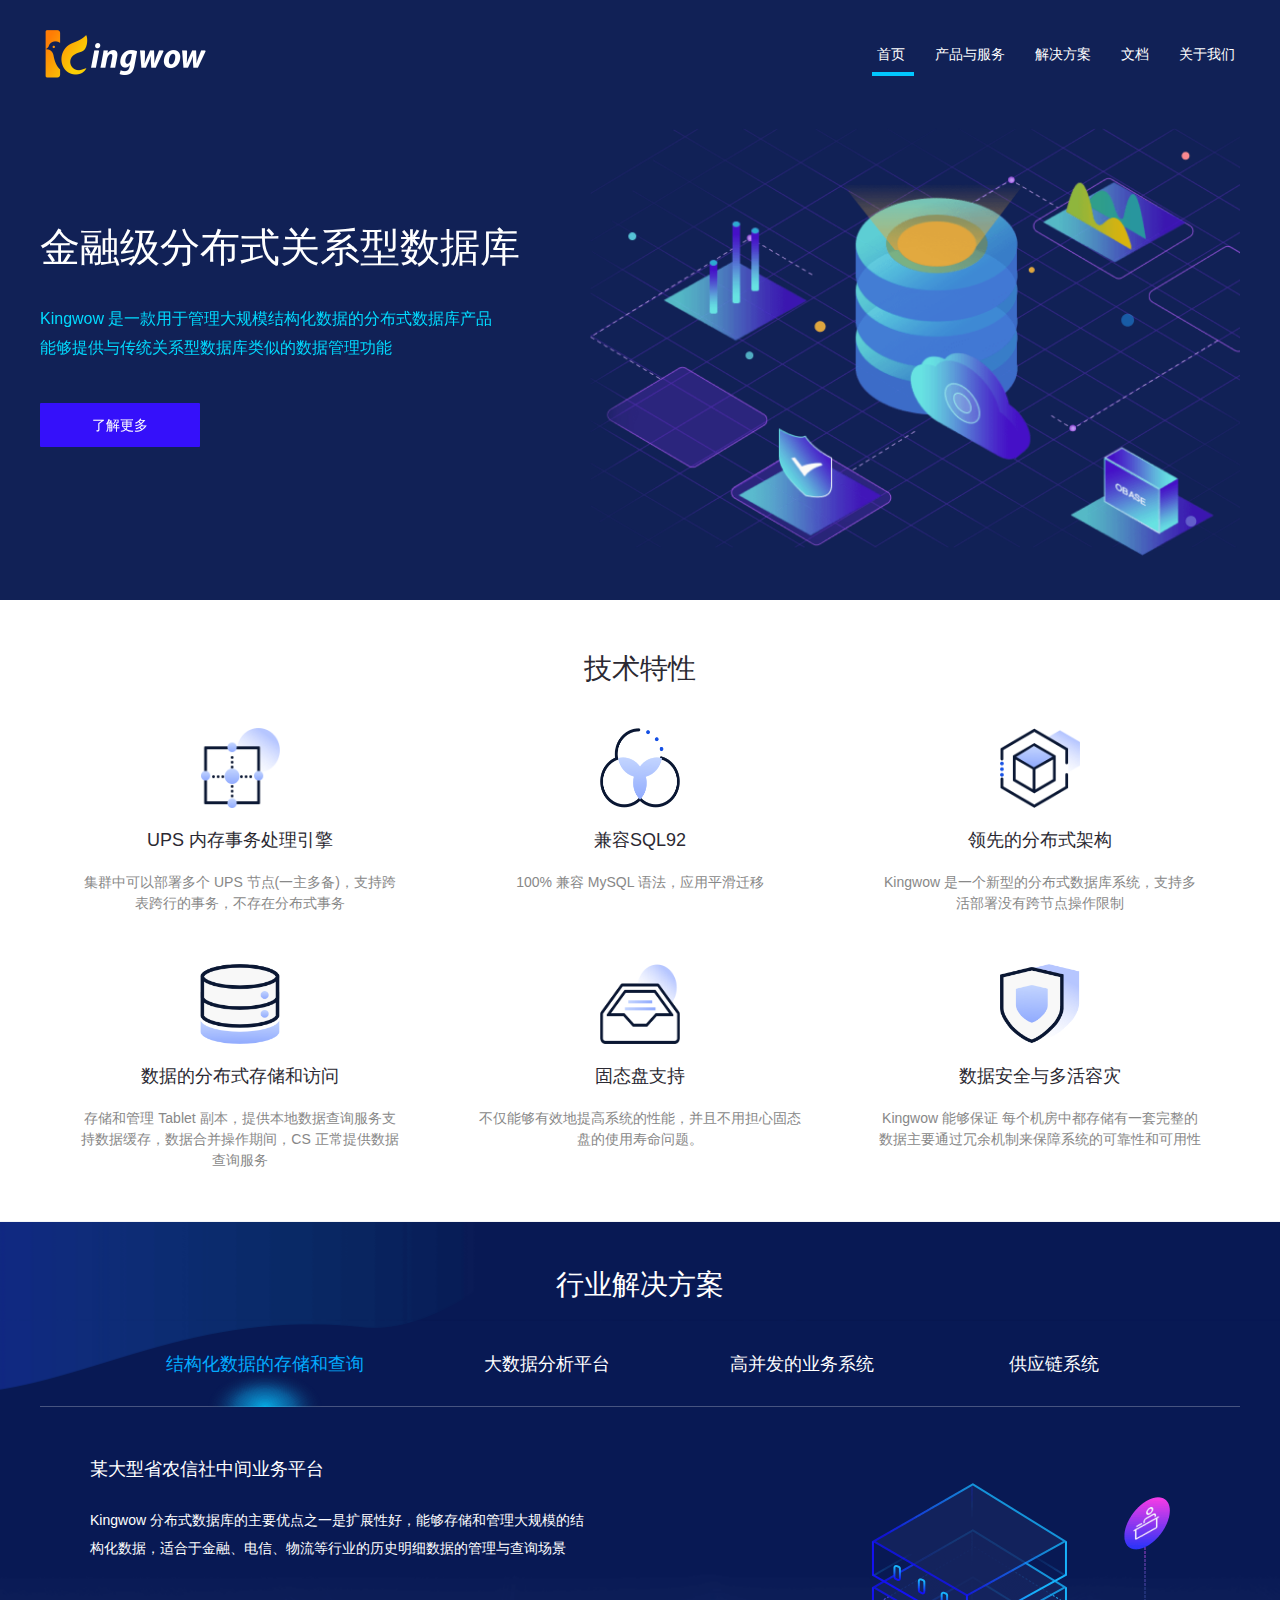
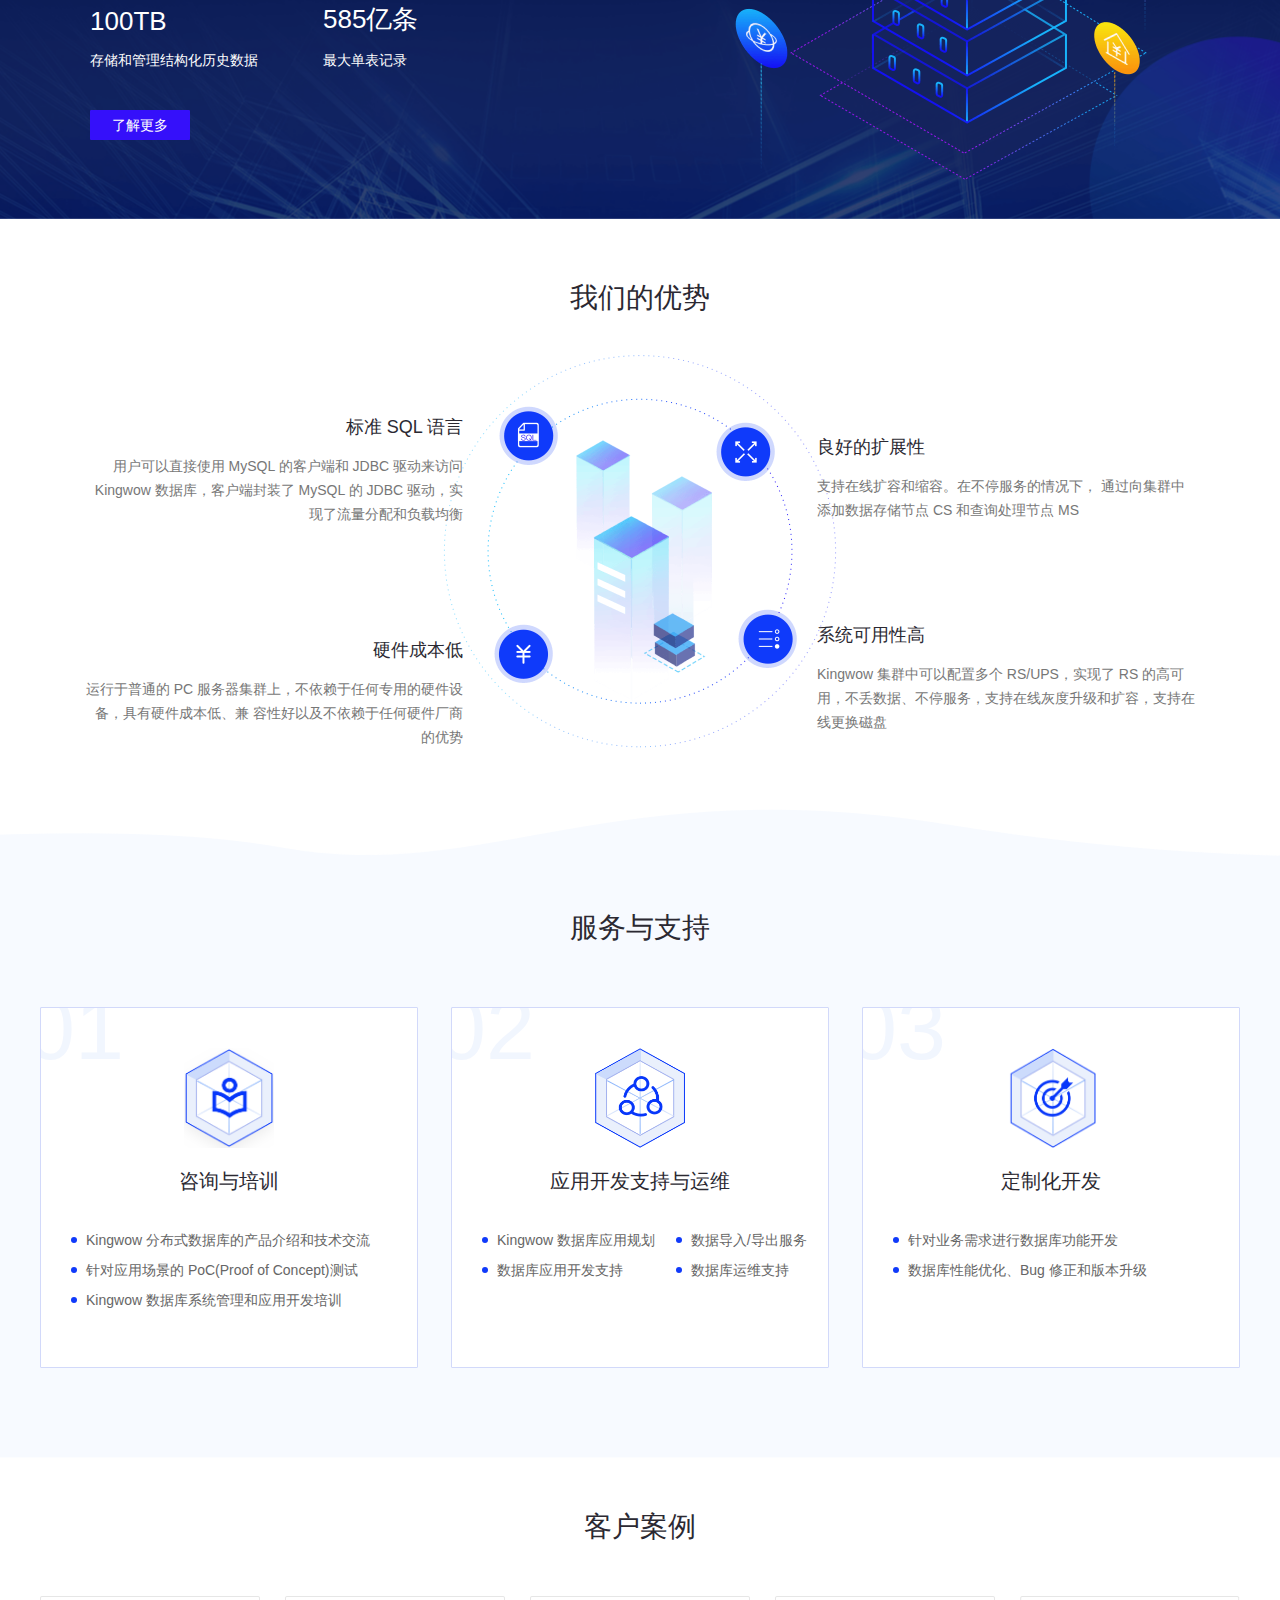
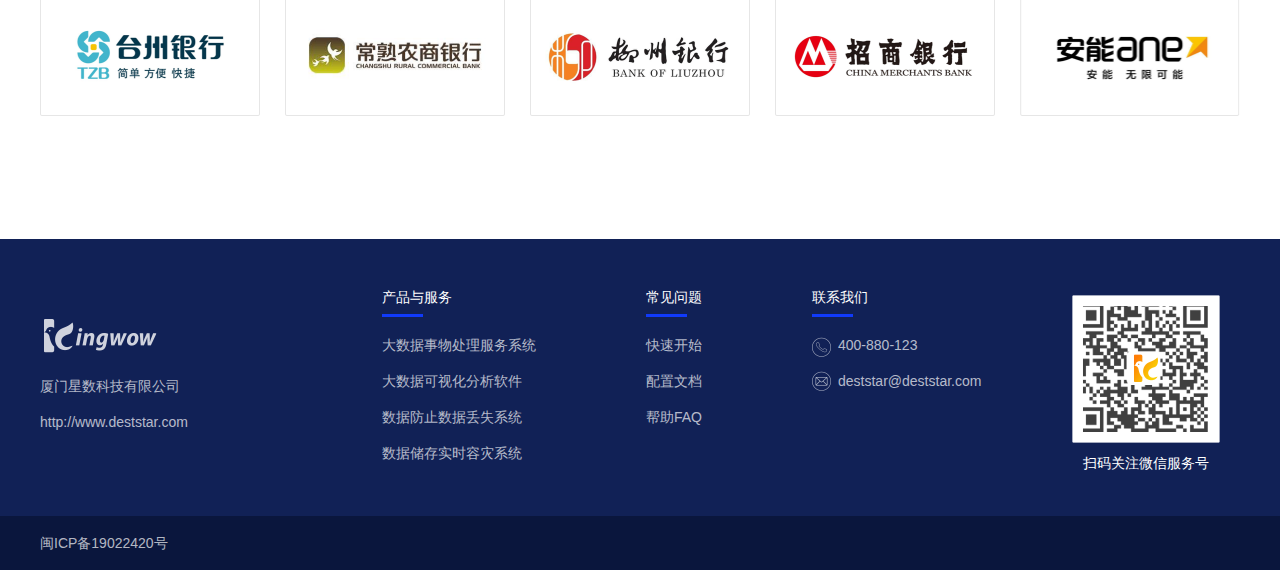
<file: kingwow/index.html>
<!doctype html><html lang="en"><head><meta charset="utf-8"/><link rel="shortcut icon" href="./favicon.ico"/><meta name="viewport" content="width=device-width,initial-scale=1"/><meta http-equiv="X-UA-Compatible" content="IE=edge"><title>上海丛云信息科技有限公司</title><link href="./static/css/main.1934cdbf.chunk.css" rel="stylesheet"></head><body><noscript>You need to enable JavaScript to run this app.</noscript><div id="root"></div><script>!function(f){function e(e){for(var r,t,n=e[0],o=e[1],u=e[2],i=0,l=[];i<n.length;i++)t=n[i],Object.prototype.hasOwnProperty.call(p,t)&&p[t]&&l.push(p[t][0]),p[t]=0;for(r in o)Object.prototype.hasOwnProperty.call(o,r)&&(f[r]=o[r]);for(s&&s(e);l.length;)l.shift()();return c.push.apply(c,u||[]),a()}function a(){for(var e,r=0;r<c.length;r++){for(var t=c[r],n=!0,o=1;o<t.length;o++){var u=t[o];0!==p[u]&&(n=!1)}n&&(c.splice(r--,1),e=i(i.s=t[0]))}return e}var t={},p={1:0},c=[];function i(e){if(t[e])return t[e].exports;var r=t[e]={i:e,l:!1,exports:{}};return f[e].call(r.exports,r,r.exports,i),r.l=!0,r.exports}i.m=f,i.c=t,i.d=function(e,r,t){i.o(e,r)||Object.defineProperty(e,r,{enumerable:!0,get:t})},i.r=function(e){"undefined"!=typeof Symbol&&Symbol.toStringTag&&Object.defineProperty(e,Symbol.toStringTag,{value:"Module"}),Object.defineProperty(e,"__esModule",{value:!0})},i.t=function(r,e){if(1&e&&(r=i(r)),8&e)return r;if(4&e&&"object"==typeof r&&r&&r.__esModule)return r;var t=Object.create(null);if(i.r(t),Object.defineProperty(t,"default",{enumerable:!0,value:r}),2&e&&"string"!=typeof r)for(var n in r)i.d(t,n,function(e){return r[e]}.bind(null,n));return t},i.n=function(e){var r=e&&e.__esModule?function(){return e.default}:function(){return e};return i.d(r,"a",r),r},i.o=function(e,r){return Object.prototype.hasOwnProperty.call(e,r)},i.p="./";var r=window.webpackJsonpkingwow=window.webpackJsonpkingwow||[],n=r.push.bind(r);r.push=e,r=r.slice();for(var o=0;o<r.length;o++)e(r[o]);var s=n;a()}([])</script><script src="./static/js/2.6204adba.chunk.js"></script><script src="./static/js/main.fe3e3fe1.chunk.js"></script></body></html>
</file>
<file: kingwow/static/css/main.1934cdbf.chunk.css>
.header{position:absolute;left:0;right:0;z-index:2;padding:30px 0 22px}.header .container{overflow:hidden}.header .container .logo{float:left;width:170px;height:48px;background-color:#ccc;background:url(../../static/media/logo.3e39feca.png) no-repeat 50%/contain;color:rgba(0,0,0,0);cursor:pointer}.header .container .nav{float:right;font-size:0}.header .container .nav .nav-item{display:inline-block;position:relative}.header .container .nav .nav-item:not(:first-child){margin-left:20px}.header .container .nav .nav-item .link{font-size:14px;line-height:48px;padding:0 5px;color:#fff}.header .container .nav .nav-item .link.active:after{content:"";position:absolute;width:42px;left:0;right:0;margin:auto;bottom:2px;border-bottom:4px solid #01c7fe}.footer .footer-top{height:277px;background:#112156}.footer .footer-top .container{padding-top:50px;height:227px}.footer .footer-top .container .opa-7{line-height:36px}.footer .footer-top .container .ft-left{display:inline-block;vertical-align:top;width:342px;margin-top:30px}.footer .footer-top .container .ft-left .logo-btm{display:block;width:120px;height:34px;margin-bottom:15px;background:url([data-uri]) no-repeat 50%/contain}.footer .footer-top .container .ft-center{width:690px;display:inline-block;vertical-align:top}.footer .footer-top .container .ft-center .cen-item{display:inline-block;vertical-align:top;margin-right:110px}.footer .footer-top .container .ft-center .cen-item:last-child{margin-right:0}.footer .footer-top .container .ft-center .cen-item .title{color:#fff;margin-bottom:20px;position:relative}.footer .footer-top .container .ft-center .cen-item .title:after{content:"";position:absolute;width:41px;left:0;bottom:-10px;border-bottom:3px solid #103afa}.footer .footer-top .container .ft-center .cen-item .nav .icon-tel{pointer-events:none;margin-left:26px;position:relative}.footer .footer-top .container .ft-center .cen-item .nav .icon-tel:after{position:absolute;content:"";width:20px;height:20px;left:-26px;top:0;background:url([data-uri]) no-repeat 50%/contain}.footer .footer-top .container .ft-center .cen-item .nav .icon-email{pointer-events:none;margin-left:26px;position:relative}.footer .footer-top .container .ft-center .cen-item .nav .icon-email:after{position:absolute;content:"";width:20px;height:20px;left:-26px;top:-2px;background:url([data-uri]) no-repeat 50%/contain}.footer .footer-top .container .ft-right{display:inline-block;vertical-align:top;width:148px;margin:6px 20px 0 0;background:url(../../static/media/footer-weixin.afaa3bbf.png) no-repeat top/contain}.footer .footer-top .container .ft-right .weixin{margin-top:160px;color:#fff;text-align:center}.footer .footer-btm{height:54px;line-height:54px;background:#0a163d}.carousel-wrapper{position:relative;background-color:#112156}.carousel-wrapper .carousel{width:1200px;margin:0 auto}.carousel-wrapper .carousel .item{height:500px}.carousel-wrapper .carousel .item .container{position:relative;height:100%}.carousel-wrapper .carousel .item .container .info{position:absolute;top:120px;color:#fff}.carousel-wrapper .carousel .item .container .info .title{font-size:40px;margin-bottom:30px}.carousel-wrapper .carousel .item .container .info .descr{font-size:16px;color:#02dafe;line-height:1.8}.carousel-wrapper .carousel .item .container .info .more{display:inline-block;color:#fff;text-align:center;margin-top:40px;width:160px;line-height:44px;background:#3510fa;border-radius:1px;cursor:pointer}.carousel-wrapper .carousel .item .container .banner-img{position:absolute;left:calc(50% - 50px);bottom:44px}.carousel-wrapper .carousel .item .container .banner-img img{height:428px;width:730px}.carousel-wrapper .indicator.items{position:absolute;left:50%;bottom:40px;margin-left:-70px;width:140px;height:4px;font-size:0}.carousel-wrapper .indicator.items .item{display:inline-block;width:40px;height:100%;background-color:hsla(0,0%,100%,.3)}.carousel-wrapper .indicator.items .item.active{background-color:#fff}.carousel-wrapper .indicator.items .item:not(:last-child){margin-right:10px}.home .technology{padding:50px 0;background-color:#fff}.home .technology .sub-title{margin-bottom:40px}.home .technology .content.items{width:100%;text-align:center}.home .technology .content.items .item{display:inline-block;vertical-align:top;width:324px;text-align:center;margin-right:76px}.home .technology .content.items .item:nth-child(3n){margin-right:0}.home .technology .content.items .item:not(:nth-child(n+4)){margin-bottom:50px}.home .technology .content.items .item .icon{height:80px;width:80px;margin:0 auto}.home .technology .content.items .item .title{color:#2b2932;font-size:18px;margin:20px 0}.home .technology .content.items .item .descr{color:#888;font-size:14px;line-height:1.5}.home .solution{height:598px;padding-top:45px;color:#fff;background:url(../../static/media/solution-bg.fdcb31a7.png) no-repeat 50%;background-size:cover}.home .solution .container{height:100%}.home .solution .sub-title{color:#fff}.home .solution .navs{font-size:0;height:78px;padding:20px 50px 0;text-align:center;border-bottom:1px solid hsla(0,0%,100%,.26)}.home .solution .navs .nav{display:inline-block;margin:0 60px;min-width:120px;font-size:18px;line-height:30px;padding-bottom:28px;cursor:pointer}.home .solution .navs .nav.active{background:url([data-uri]) no-repeat;background-position:bottom;background-size:114px 36px;color:#03abff;font-family:PingFangSC-Regular}.home .solution .content{height:calc(100% - 130px);padding:50px}.home .solution .nav1-content{position:relative;height:100%}.home .solution .nav1-content .info{width:500px}.home .solution .nav1-content .info .title{font-size:18px;margin-bottom:25px}.home .solution .nav1-content .info .descr{font-size:14px;line-height:28px;margin-bottom:40px}.home .solution .nav1-content .info .data{font-size:0}.home .solution .nav1-content .info .data .data-item{display:inline-block}.home .solution .nav1-content .info .data .data-item:first-child{margin-right:65px}.home .solution .nav1-content .info .data .data-item .num{font-size:26px;margin-bottom:15px}.home .solution .nav1-content .info .data .data-item .txt{font-size:14px}.home .solution .nav1-content .info .more{display:inline-block;color:#fff;text-align:center;margin-top:40px;width:100px;font-size:14px;line-height:30px;background:#3510fa;border-radius:1px;cursor:pointer}.home .solution .nav1-content .img{position:absolute;right:20px;bottom:0;width:435px;height:297px}.home .solution .nav1-content .img img{width:100%;height:100%}.home .advantage{height:590px}.home .advantage .container{position:relative;height:100%;padding:60px 0;overflow:hidden}.home .advantage .container .content{position:absolute;left:50%;bottom:60px;width:394px;height:394px;margin-left:-197px;background:url(../../static/media/advantage-bg.2076ec9b.png) no-repeat;background-size:contain}.home .advantage .container .content .item{width:380px}.home .advantage .container .content .item .title{font-size:18px;color:#2b2932;margin-bottom:15px}.home .advantage .container .content .item .descr{font-size:14px;line-height:24px;color:#777}.home .advantage .container .content .item.tl{position:absolute;text-align:right;top:60px;left:-360px}.home .advantage .container .content .item.tr{position:absolute;text-align:left;top:80px;right:-360px}.home .advantage .container .content .item.br{position:absolute;text-align:left;bottom:15px;right:-360px}.home .advantage .container .content .item.bl{position:absolute;text-align:right;bottom:0;left:-360px}.home .support{height:649px;padding:100px 0;background:url(../../static/media/support-bg.2607d8a4.png) no-repeat 50%;background-size:cover}.home .support .container{height:100%}.home .support .container .sub-title{margin-bottom:60px}.home .support .content.items{height:calc(100% - 88px)}.home .support .content.items .item{display:inline-block;overflow:hidden;position:relative;padding:40px 15px 0;width:378px;height:100%;border:1px solid #d2d9fa;border-radius:1px;background-color:#fff;background-repeat:no-repeat;background-size:75px 80px}.home .support .content.items .item+.item{margin-left:33px}.home .support .content.items .item .index{position:absolute;font-size:88px;color:#cfdffc;opacity:.28;left:-15px;top:-30px}.home .support .content.items .item img{margin:0 auto;height:100px;width:90px}.home .support .content.items .item .title{margin-top:20px;margin-bottom:30px;text-align:center;font-size:20px;color:#2b2932}.home .support .content.items .item .list{height:90px}.home .support .content.items .item .list.extra .list-item:nth-child(odd){display:inline-block;width:56%}.home .support .content.items .item .list.extra .list-item:nth-child(2n){display:inline-block;width:44%}.home .support .content.items .item .list-item{font-size:14px;line-height:30px;padding-left:30px;color:#666}.home .support .content.items .item .list-item:before{content:"";position:absolute;margin-left:-15px;margin-top:12px;width:6px;height:6px;border-radius:50%;background-color:#103afa}.home .support .content.items .item .more{margin-top:20px;text-align:right;color:#103afa}.home .support .content.items .item .more .link{font-size:14px;line-height:20px;cursor:pointer;padding-right:20px}.home .support .content.items .item .more .link:after{content:"";position:absolute;border:4px solid rgba(0,0,0,0);border-left-color:#103afa;margin-left:5px;margin-top:6px}.home .cooperation{padding:50px 0;background-color:#fff}.home .cooperation .teamworks{width:1200px;margin:50px 0 70px;text-align:center}.home .cooperation .teamworks img{display:inline-block;width:220px;height:120px}.home .cooperation .teamworks img+img{margin-left:25px}.home{padding-top:100px}.home .sub-title{font-size:28px;color:#2b2932;text-align:center;margin-bottom:25px}.component-card{padding-top:50px;padding-bottom:45px}.component-card .title{text-align:center;font-size:28px;margin-bottom:25px;color:#2b2932}.component-card .content{font-size:0;padding:0 20px;overflow:hidden}.component-card .content .item{width:50%}.component-card .content .descr{width:500px;font-size:14px;line-height:30px;color:#2b2932;margin-top:60px}.component-card .content.ltr .descr-item{float:left}.component-card .content.ltr .img-item{float:right}.component-card .content.ltr .img-item img{margin-left:auto}.component-card .content.rtl .descr-item{float:right}.component-card .content.rtl .img-item{float:left}.component-card .content.rtl .img-item img{margin-right:auto}.support-card{width:380px;height:200px;padding:35px;color:#fff;text-align:center}.support-card img{margin:0 auto 15px;height:60px;width:60px}.support-card .title{font-size:18px;line-height:20px;margin-bottom:10px}.support-card .descr{font-size:14px;line-height:20px}.production .banner{height:480px;padding-top:160px;color:#fff;font-size:30px;text-align:center;background:url(../../static/media/banner-1.9652bee0.png) no-repeat bottom/1099px 199px,#061c4a url(../../static/media/banner-bg.1e52d746.png) no-repeat bottom/cover}.production .history-data,.production .support{background-color:#f7faff}.production .support .container{padding:60px 0}.production .support .container>.title{text-align:center;font-size:28px;margin-bottom:25px;color:#2b2932}.production .support .container .content.items .support-card{display:inline-block;vertical-align:top;margin-right:20px}.production .support .container .content.items .support-card :nth-child(3n){margin-right:0}.production .support .container .content.items:after{content:"";width:32%;display:block;height:0}.production .support .container .content.items>div:not(:nth-child(n+4)){margin-bottom:20px}.block-introduce{margin:40px auto 55px}.block-introduce .container .half-img{display:inline-block;vertical-align:top}.block-introduce .container .half-img .block-box{width:580px;height:175px}.block-introduce .container .quater-bg{display:inline-block;vertical-align:top}.block-introduce .container .quater-bg .block-box{width:280px;height:175px}.block-introduce .container .block-box{margin:10px;height:130px;color:#fff;padding:35px 22px 10px;word-wrap:break-word}.block-introduce .container .block-box .title{line-height:48px;font-size:18px}.block-introduce .container .block-box .content{line-height:20px}.example{text-align:center;background:#f7faff;height:838px;padding:48px 0 50px}.example .exp-title{font-size:30px;margin-bottom:38px}.example .exp-cell{display:inline-block;width:166px;border-bottom:4px solid rgba(0,0,0,0);margin:0 32px}.example .exp-cell:hover{cursor:pointer}.example .exp-cell.active{border-bottom-color:#103afa}.example .exp-cell .icon-cell{display:block;width:61px;height:61px;margin:auto;background-color:#ccc}.example .exp-cell .title{font-size:16px;line-height:22px;margin-bottom:27px}.example .container{height:570px;background-color:#fff;box-shadow:0 4px 10px 0 rgba(5,40,80,.06);text-align:left;padding:26px}.example .container .exp-img{display:inline-block;width:702px;height:518px;margin-right:40px}.example .container .exp-content{display:inline-block;width:390px;height:518px;vertical-align:top}.example .container .exp-content .title-cont .title{font-size:16px;color:#2b2932;margin:22px 0 29px}.example .container .exp-content .title-cont .content{color:#888;line-height:20px;margin-bottom:17px}.example .container .exp-content .point-cont{margin-top:22px}.example .container .exp-content .point-cont .content{line-height:34px;color:#2b2932;margin-left:30px;position:relative}.example .container .exp-content .point-cont .content:after{content:"";position:absolute;width:14px;height:14px;background-color:#ccc;left:-30px;top:10px;background-image:-webkit-linear-gradient(318deg,#fff 5%,#acbdf0);background-image:linear-gradient(132deg,#fff 5%,#acbdf0);border-radius:50%}.solution .banner{height:485px;background:url(../../static/media/banner-solution.862fa3f6.png) no-repeat bottom;background-size:cover}.solution .banner .container{padding-top:200px}.solution .banner .container .bnr-title{font-size:42px;margin-bottom:42px;color:#fff;text-align:center}.solution .banner .container .bnr-cont{font-size:16px;color:#01c7fe;text-align:center}.solution .connect-now{background:url(../../static/media/connect.177b5bc7.png) no-repeat 50%;background-size:cover;height:127px}.solution .connect-now .ad{width:900px;height:127px;line-height:127px;margin:auto}.solution .connect-now .ad p{display:inline-block;font-size:20px;color:#fff;margin-right:160px}.solution .connect-now .ad button{width:122px;height:38px;background-color:#fa0;border:0;border-radius:2px}.document{padding-top:100px;background:-webkit-gradient(linear,left top,right top,color-stop(50%,#f5f5f5),color-stop(50%,#fff));background:-webkit-linear-gradient(left,#f5f5f5 50%,#fff 0);background:linear-gradient(90deg,#f5f5f5 50%,#fff 0)}.document .container{color:#333}.document .container .side{display:inline-block;vertical-align:top;width:230px;min-height:500px;padding:50px 30px 50px 10px}.document .container .side .title{font-size:20px}.document .container .side .navs{margin-top:20px}.document .container .side .navs .nav{line-height:45px;font-size:14px;border-bottom:1px dashed #dad7d7;cursor:pointer}.document .container .side .navs .nav.active{color:#01c7fe}.document .container .main{display:inline-block;width:calc(100% - 230px);min-height:500px;background-color:#fff}.document .container .main .inner{width:100%;height:100%;padding:30px}.document .container .main .title{font-size:24px;margin-bottom:30px;font-weight:700}.document .container .main .content .pdf-item{line-height:24px;margin-bottom:10px}.document .container .main .content .pdf-item .icon{vertical-align:top;display:inline-block;width:24px;height:24px;margin-right:10px;background:url([data-uri]) no-repeat 50%/contain}.document .container .main .content .pdf-item .link{vertical-align:top;color:#01c7fe}.document .container .main .content .pdf-item .link:hover{text-decoration:underline}.document .container .main .content img{width:80%;margin:0 auto}.document .container .main .content img.tal{margin:initial}.document .container .main .content h2{white-space:pre-wrap;font-size:20px;font-weight:700;margin-top:25px;margin-bottom:15px}.document .container .main .content h3{white-space:pre-wrap;font-size:16px;font-weight:700;margin-top:20px;margin-bottom:15px}.document .container .main .content h4{white-space:pre-wrap;font-size:14px;font-weight:700;margin-top:10px;margin-bottom:10px}.document .container .main .content p{white-space:pre-wrap;font-size:14px;line-height:28px}.document .container .main .content blockquote{font-weight:700}.document .container .main .content .img-descr{text-align:center;font-size:12px;margin:1em 0}.document .container .main .content ol,.document .container .main .content ul{list-style:disc outside none;list-style:initial}.document .container .main .content ol li,.document .container .main .content ul li{margin:1em 1.25em;line-height:1.5em}.document .container .main .content ol li img,.document .container .main .content ul li img{margin:initial}.document .container .main .content code,.document .container .main .content pre{color:#000;background:none;text-shadow:0 1px #fff;font-family:Consolas,Monaco,Andale Mono,Ubuntu Mono,monospace;font-size:1em;text-align:left;word-break:break-all;word-spacing:normal;word-wrap:break-word;white-space:pre-wrap;line-height:1.5;-moz-tab-size:4;tab-size:4;-webkit-hyphens:none;-ms-hyphens:none;hyphens:none}.document .container .main .content pre{padding:1.5em 3em 1.5em 1em;margin:.5em 0;overflow:auto;border:1px solid #ddd;border-radius:4px;background:#f7f7f7}.about-us .banner{height:485px;background:url(../../static/media/about-banner.4a1709a3.png) no-repeat bottom/cover}.about-us .banner .container{position:relative;padding:0 60px 0 20px;height:100%}.about-us .banner .container .banner-left{padding-top:170px}.about-us .banner .container .banner-left .bnr-title{width:432px;font-size:36px;margin-bottom:36px;line-height:50px;color:#fff}.about-us .banner .container .banner-left .bnr-cont{color:#fff}.about-us .banner .container .banner-right{position:absolute;bottom:0;right:30px;width:320px;height:100%;background:url(../../static/media/banner-right.3623c71b.png) no-repeat bottom/contain}.about-us .comp-msg{text-align:center}.about-us .comp-msg .title{font-size:30px;color:#2b2932;margin:52px auto 28px}.about-us .comp-msg .content{width:920px;color:#666;font-size:16px;line-height:32px;margin:auto;text-align:left}.about-us .comp-msg .comp-boxes{margin:40px auto 50px}.about-us .comp-msg .comp-boxes .compmsg-box{display:inline-block;width:140px;height:120px;background-color:#ccc}.about-us .comp-msg .comp-boxes .compmsg-box+.compmsg-box{margin-left:213px}.about-us .comp-msg .comp-boxes .compmsg-box .nums{font-size:56px;color:#103afa;line-height:68px;position:relative}.about-us .comp-msg .comp-boxes .compmsg-box .nums .words-top{display:inline-block;font-size:28px;line-height:44px;vertical-align:top}.about-us .comp-msg .comp-boxes .compmsg-box .nums .words-btm{display:inline-block;font-size:22px}.about-us .comp-msg .comp-boxes .compmsg-box .msg-title{font-size:16px}.about-us .ceremony{margin-bottom:70px}.about-us .ceremony .img{float:left;position:relative;width:603px;height:353px;background:url(../../static/media/news.4dd664b0.png) no-repeat 50%/cover}.about-us .ceremony .img .time{position:absolute;top:46px;right:-76px;width:106px;padding:10px 0;background-color:#103afa;color:#fff;text-align:center;line-height:1.2em;font-size:18px;font-family:PingFangSC-Medium;font-weight:700}.about-us .ceremony .img .time .year{font-size:12px}.about-us .ceremony .content{overflow:hidden;padding-left:50px;padding-top:140px;color:#333}.about-us .ceremony .content .title{font-size:20px;margin-bottom:15px}.about-us .ceremony .content .msg{font-size:14px;color:#444;line-height:24px;margin-bottom:50px}.about-us .ceremony .content .sign{text-align:right;line-height:24px}.about-us .ceremony .content .sign:before{content:"";position:absolute;margin-left:-68px;margin-top:12px;width:58px;height:1px;background-color:#d8d8d8}.about-us .history{height:480px;overflow:hidden;background:#f7faff url(../../static/media/hisbg.1feb5ddb.png) no-repeat 50%;background-size:contain;text-align:center}.about-us .history .title{font-size:30px;color:#2b2932;margin:70px auto 38px}.about-us .history .content{width:920px;color:#666;line-height:24px;margin:0 auto 62px}.about-us .history .his-boxes .icon-point{display:inline-block;vertical-align:top;width:24px;height:24px;background:url([data-uri]) no-repeat 50%;background-size:contain;position:relative;margin-bottom:20px}.about-us .history .his-boxes .his-box{display:inline-block;width:215px;height:90px;margin-right:12px;text-align:left}.about-us .history .his-boxes .his-box .icon-point.active{background:url([data-uri]) no-repeat 50%}.about-us .history .his-boxes .his-box .icon-point:after{content:"";position:absolute;width:180px;height:2px;background-color:#bcc8fc;top:11px;right:-190px}.about-us .history .his-boxes .his-box .word-year{font-size:16px;color:#103afa;line-height:26px}.about-us .history .his-boxes .his-box .word-content{color:#666}.about-us .certificate .title{font-size:30px;color:#2b2932;margin:60px auto 32px;text-align:center}.about-us .certificate .cert-box{display:inline-block;width:342px;height:333px;border-radius:2px;margin:28px 28px 88px;padding-top:161px;vertical-align:top}.about-us .certificate .cert-box .cert-main{height:100%;background:#f7faff;border:2px solid #e8eff9;border-top:0;padding:24px 30px 20px}.about-us .certificate .cert-box .cert-main .cert-title{font-size:14px;line-height:34px;color:#000}.about-us .certificate .cert-box .cert-main .cert-content{font-size:12px;line-height:20px;color:#666}.about-us .location-tel{position:relative;height:373px;background:url(../../static/media/address.31c60649.png) no-repeat 50%;background-size:cover;margin-bottom:4px}.about-us .location-tel .marker{position:absolute;right:50%;bottom:50%;padding:20px 40px;background:#fff;box-shadow:2px 4px 12px 0 rgba(51,51,51,.08);border-radius:4px;line-height:30px}.about-us .location-tel .marker .name{font-size:16px;font-weight:700}.about-us .location-tel .marker .address{font-size:14px}.about-us .location-tel .container{overflow:hidden;padding-left:15px}.about-us .location-tel .container .loc-title{font-size:30px;color:#2b2932;margin:54px 0 30px}.about-us .location-tel .container .line-center{display:inline-block;width:1px;height:115px;background-color:#d8d8d8;margin-right:70px}.about-us .location-tel .container .tel-address .loc-box{display:inline-block;vertical-align:top;width:260px}.about-us .location-tel .container .tel-address .tel-num{font-family:Avenir-BookOblique;font-size:30px;color:#333;-webkit-transform:skew(-15deg);-ms-transform:skew(-15deg);transform:skew(-15deg);line-height:40px}.about-us .location-tel .container .tel-address .word-333{font-size:16px;color:#333;line-height:22px;margin-top:28px;margin-bottom:8px}.about-us .location-tel .container .tel-address .word-ccc{color:#888;line-height:20px}.about-us .location-tel .container .tel-address button{width:160px;height:40px;line-height:40px;margin:10px auto;background:#103afa;border-radius:4px;color:#fff;padding-left:42px;position:relative;border:0}.about-us .location-tel .container .tel-address button:before{content:"";position:absolute;width:26px;height:24px;top:7px;left:29px;background:url([data-uri]) no-repeat 50%;background-size:cover}a,abbr,acronym,address,applet,article,aside,audio,b,big,blockquote,body,canvas,caption,center,cite,code,dd,del,details,dfn,div,dl,dt,em,embed,fieldset,figcaption,figure,footer,form,h1,h2,h3,h4,h5,h6,header,hgroup,html,i,iframe,img,ins,kbd,label,legend,li,main,mark,menu,nav,object,ol,output,p,pre,q,ruby,s,samp,section,small,span,strike,strong,sub,summary,sup,table,tbody,td,tfoot,th,thead,time,tr,tt,u,ul,var,video{margin:0;padding:0;border:0;font-size:100%;font:inherit;vertical-align:baseline;box-sizing:border-box}article,aside,details,figcaption,figure,footer,header,hgroup,main,menu,nav,section{display:block}[hidden]{display:none}ol,ul{list-style:none}blockquote,q{quotes:none}blockquote:after,blockquote:before,q:after,q:before{content:"";content:none}table{border-collapse:collapse;border-spacing:0}body{position:relative;min-width:1200px;font-family:PingFangSC-Regular,Microsoft YaHei,Arial,sans-serif;font-size:14px;color:#333}img{display:block}a{text-decoration:none;outline:none}.container{width:1200px;margin:0 auto}.opa-7{color:hsla(0,0%,100%,.7)}
/*# sourceMappingURL=main.1934cdbf.chunk.css.map */
</file>
